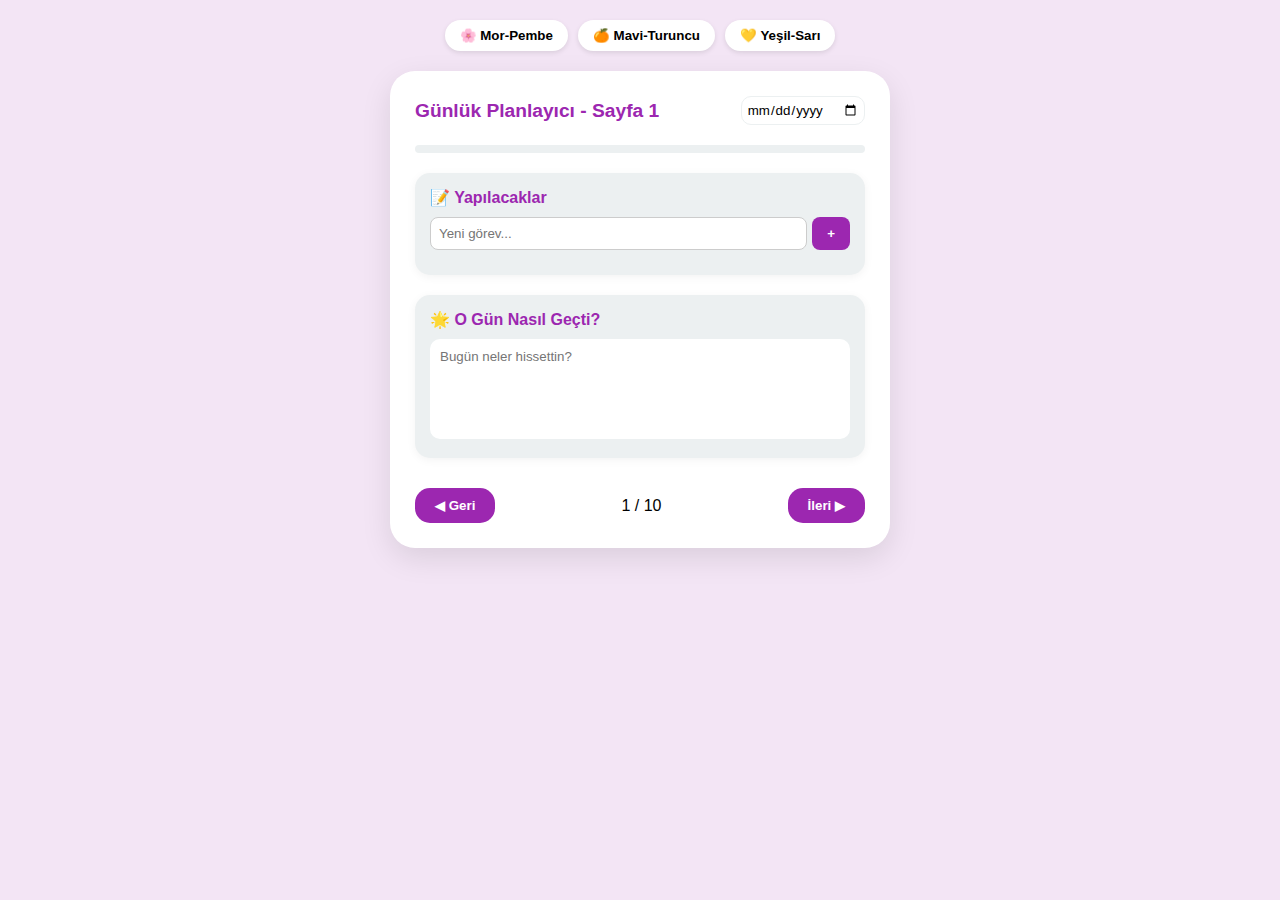
<file: index.html>
<!DOCTYPE html>
<html lang="tr">
<head>
    <meta charset="UTF-8">
    <meta name="viewport" content="width=device-width, initial-scale=1.0">
    <title>Dijital Planlayıcım</title>
    <link rel="stylesheet" href="style.css">
</head>
<body class="theme-purple">

    <div class="theme-selector">
        <button onclick="changeTheme('theme-purple')">🌸 Mor-Pembe</button>
        <button onclick="changeTheme('theme-blue')">🍊 Mavi-Turuncu</button>
        <button onclick="changeTheme('theme-green')">💛 Yeşil-Sarı</button>
    </div>

    <div class="planner-card">
        <header>
            <h1 id="page-title">Günlük Planlayıcı - Sayfa 1</h1>
            <input type="date" id="date-input">
        </header>
          
       <div class="progress-container">
           <div id="progress-bar"></div>
     </div>
     
          <main class="grid-container">
            <section class="todo-section">
                <h3>📝 Yapılacaklar</h3>
                <div class="input-group">
                    <input type="text" id="todo-input" placeholder="Yeni görev...">
                    <button onclick="addTodo()">+</button>
                </div>
                <div id="todo-list"></div>
            </section>

            <section class="mood-section">
                <h3>🌟 O Gün Nasıl Geçti?</h3>
                <textarea id="mood-text" placeholder="Bugün neler hissettin?"></textarea>
            </section>
        </main>

        <div class="nav-buttons">
            <button onclick="changePage(-1)">◀ Geri</button>
            <span id="page-num">1 / 10</span>
            <button onclick="changePage(1)">İleri ▶</button>
        </div>
    </div>

    <script src="script.js"></script>
</body>
</html>
</file>
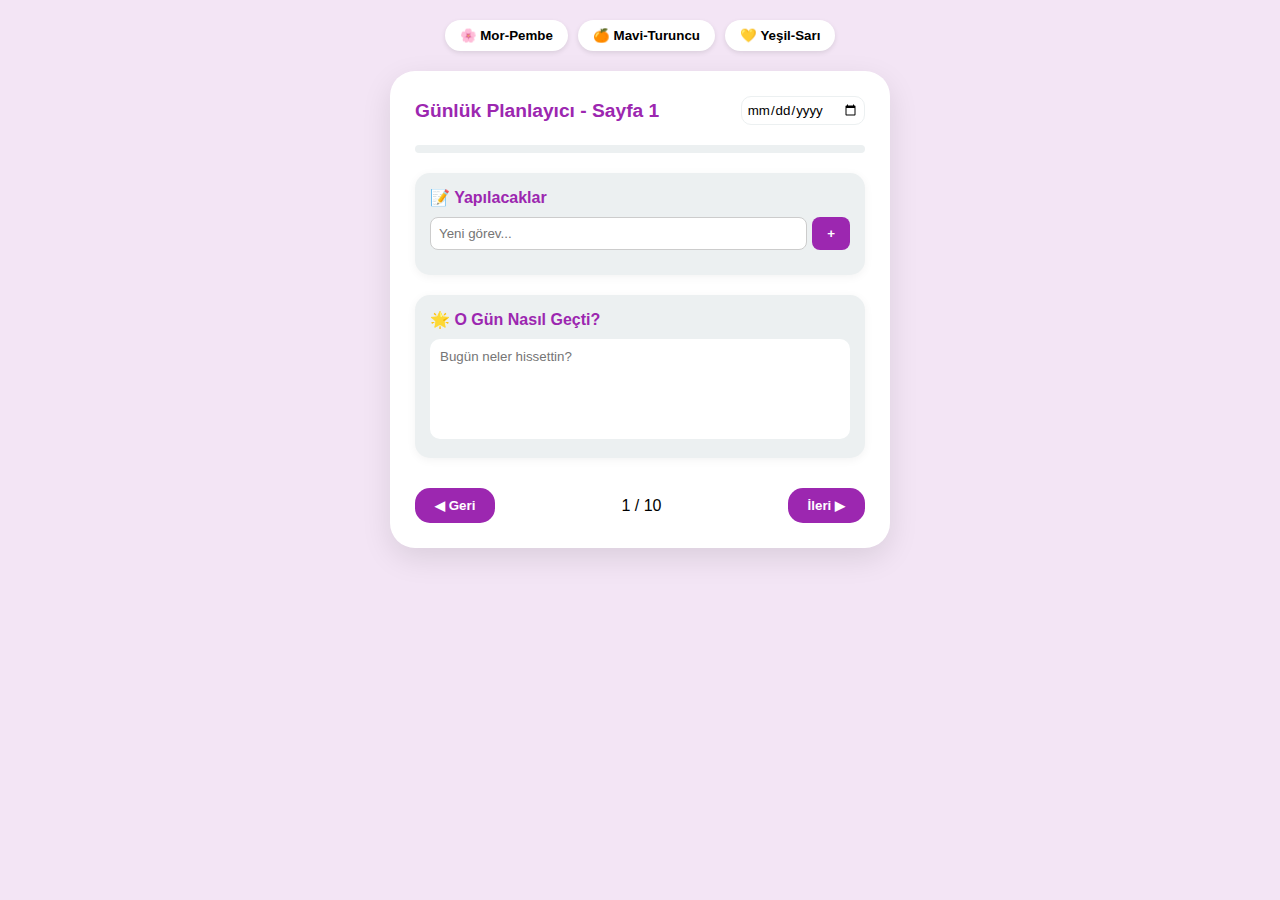
<file: indek.html>
<!DOCTYPE html>
<html lang="tr">
<head>
    <meta charset="UTF-8">
    <meta name="viewport" content="width=device-width, initial-scale=1.0">
    <title>Dijital Planlayıcım</title>
    <link rel="stylesheet" href="style.css">
</head>
<body class="theme-purple">

    <div class="theme-selector">
        <button onclick="changeTheme('theme-purple')">🌸 Mor-Pembe</button>
        <button onclick="changeTheme('theme-blue')">🍊 Mavi-Turuncu</button>
        <button onclick="changeTheme('theme-green')">💛 Yeşil-Sarı</button>
    </div>

    <div class="planner-card">
        <header>
            <h1 id="page-title">Günlük Planlayıcı - Sayfa 1</h1>
            <input type="date" id="date-input">
        </header>
          
       <div class="progress-container">
           <div id="progress-bar"></div>
     </div>
     
          <main class="grid-container">
            <section class="todo-section">
                <h3>📝 Yapılacaklar</h3>
                <div class="input-group">
                    <input type="text" id="todo-input" placeholder="Yeni görev...">
                    <button onclick="addTodo()">+</button>
                </div>
                <div id="todo-list"></div>
            </section>

            <section class="mood-section">
                <h3>🌟 O Gün Nasıl Geçti?</h3>
                <textarea id="mood-text" placeholder="Bugün neler hissettin?"></textarea>
            </section>
        </main>

        <div class="nav-buttons">
            <button onclick="changePage(-1)">◀ Geri</button>
            <span id="page-num">1 / 10</span>
            <button onclick="changePage(1)">İleri ▶</button>
        </div>
    </div>

    <script src="script.js"></script>
</body>
</html>
</file>
<file: style.css>
* { box-sizing: border-box; margin: 0; padding: 0; font-family: 'Segoe UI', sans-serif; }

:root {
    --bg-color: #f0f0f0;
    --card-bg: #ffffff;
    --primary: #9b59b6;
    --secondary: #ecf0f1;
    --accent: #e91e63;
    --text: #2c3e50;
}


body {
    background-color: var(--bg-color);
    display: flex;
    flex-direction: column;
    align-items: center;
    min-height: 100vh;
    padding: 20px;
    transition: 0.5s;
}

.theme-purple { 
    --bg-color: #f3e5f5; 
    --primary: #9c27b0; 
    --accent: #e91e63; 
}

.theme-blue { 
    --bg-color: #e3f2fd; 
    --primary: #2196f3; 
    --accent: #ff9800; 
}

.theme-green { 
    --bg-color: #f1f8e9; 
    --primary: #4caf50; 
    --accent: #fdd835; 
}


/* TEMA BUTONLARI */
.theme-selector { 
    margin-bottom: 20px; 
    display: flex; 
    gap: 10px; 
    flex-wrap: wrap; 
    justify-content: center; 
}
.theme-selector button {
    padding: 8px 15px; 
    border: none; 
    border-radius: 20px; 
    cursor: pointer;
    background: var(--card-bg); 
    font-weight: bold; 
    box-shadow: 0 2px 5px rgba(0,0,0,0.1);
}

/* ANA KART */
.planner-card {
    background: var(--card-bg);
    width: 100%;
    max-width: 500px;
    border-radius: 25px;
    padding: 25px;
    box-shadow: 0 10px 30px rgba(0,0,0,0.1);
    position: relative;
}

header { 
    display: flex; 
    justify-content: space-between; 
    align-items: center; 
    margin-bottom: 20px; 
    flex-wrap: wrap; 
    gap: 10px; 
}
h1 { font-size: 1.2rem; 
    color: var(--primary); 
}

input[type="date"] { 
    border: 1px solid var(--secondary); 
    border-radius: 10px; 
    padding: 5px; 
}

/* GRID ALANLARI */
.grid-container { 
    display: flex; 
    flex-direction: column; 
    gap: 20px; 
}

section { 
    background: var(--secondary); 
    padding: 15px; 
    border-radius: 15px; 
     box-shadow: 0 2px 10px rgba(0, 0, 0, 0.05);
}

h3 { 
    margin-bottom: 10px; 
    font-size: 1rem; 
    color: var(--primary); 
}

/* TO-DO STİLLERİ */
.input-group { 
    display: flex; 
    gap: 5px; 
    margin-bottom: 10px; 
}

#todo-input { 
    flex: 1; 
    padding: 8px; 
    border-radius: 8px; 
    border: 1px solid #ccc; 
}

.input-group button { 
    background: var(--primary); 
    color: white; 
    border: none; 
    border-radius: 8px; 
    padding: 0 15px; 
    cursor: pointer; 
    font-weight: bold;
}

.todo-item {
    display: flex; 
    align-items: center; 
    gap: 12px; 
    padding: 12px;
    background: rgba(0, 0, 0, 0.05); 
    border-radius: 12px; 
    margin-bottom: 8px;
    transition: all 0.3s ease;
    cursor: pointer;
    border: 1px solid rgba(0, 0, 0, 0.03);
}

.todo-item:hover {
    background: rgba(0, 0, 0, 0.08);
}
.todo-item.checked { 
    background: var(--primary); 
    color: white; 
    opacity: 0.9; 
}

.custom-checkbox {
    width: 22px;
    height: 22px;
    border: 2px solid var(--primary);
    border-radius: 6px;
    display: flex;
    align-items: center;
    justify-content: center;
    background: white;
    transition: 0.2s;
    flex-shrink: 0;
    pointer-events: none;
}

.checked .custom-checkbox {
    background: var(--accent);
    border-color: white;
}


.custom-checkbox::after {
    content: '✓';
    color: white;
    display: none;
    font-weight: bold;
    font-size: 14px;
}

.checked .custom-checkbox::after {
    display: block;
}

.delete-btn {
    margin-left: auto; 
    font-size: 1.2rem;
    padding: 5px;
}
.todo-item input[type="checkbox"] { transform: scale(1.2); cursor: pointer; }

/* MOOD / TEXTAREA */
textarea {
    width: 100%; 
    height: 100px; 
    border-radius: 10px; 
    border: none;
    padding: 10px; 
    resize: none; 
    outline: none; 
    background: white;
}

/* NAVİGASYON BUTONLARI (Alt Köşe) */
.nav-buttons {
    margin-top: 30px; 
    display: flex; 
    justify-content: space-between; 
    align-items: center;
}
.nav-buttons button {
    background: var(--primary); 
    color: white; 
    border: none; 
    padding: 10px 20px;
    border-radius: 15px; 
    cursor: pointer; 
    font-weight: bold;
}

/* MOBİL AYARLAR */
@media (max-width: 400px) {
    .planner-card { padding: 15px; }
    h1 { font-size: 1rem; }
}

.delete-btn {
    transition: transform 0.2s;
    user-select: none; 
}

.delete-btn:hover {
    transform: scale(1.3);
}

.progress-container {
    width: 100%;
    height: 8px;
    background: var(--secondary);
    border-radius: 10px;
    margin-bottom: 20px;
    overflow: hidden;
}
#progress-bar {
    width: 0%;
    height: 100%;
    background: var(--accent);
    transition: width 0.4s ease;
}

.todo-item span {
    pointer-events: none; 
}
</file>
